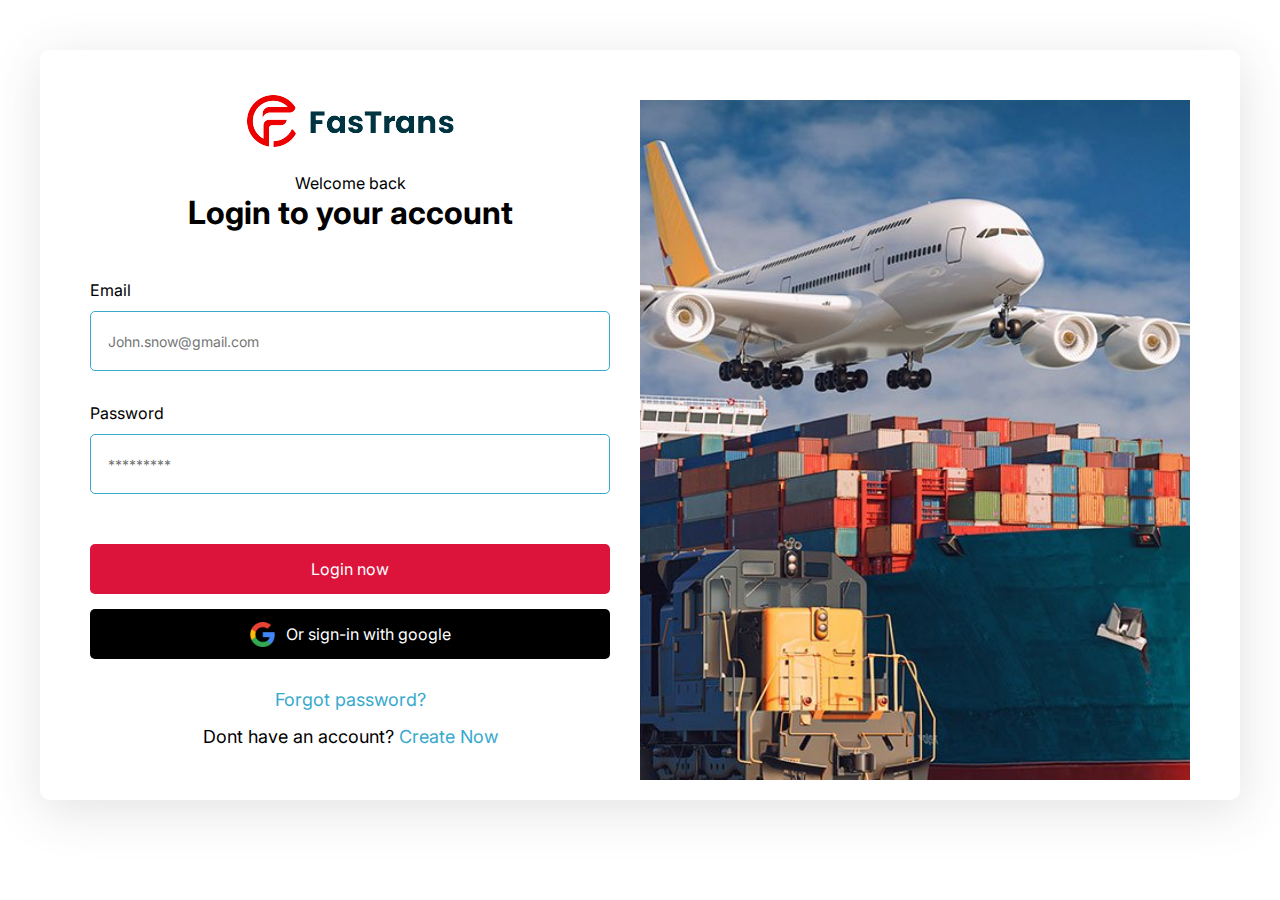
<file: Signin.html>
<!DOCTYPE html>
<html lang="en">
  <head>
    <meta charset="UTF-8" />
    <meta http-equiv="X-UA-Compatible" content="IE=edge" />
    <meta name="viewport" content="width=device-width, initial-scale=1.0" />
    <title>Sign In</title>
    <link rel="stylesheet" href="src/css/signin.css" />
    <link href="https://fonts.googleapis.com/css2?family=Anton&family=Inter:wght@600&display=swap" rel="stylesheet">
  </head>
  <body>
    <div class="container">
          <div class="container_content">
            <div class="main">
      <div class="header">
        <div class="logo">
            <a href="indexx.html"><img src="src/img/signin/logo4.png" alt="" /></a>
          </div>
        <div class="title">
          <p>Welcome back</p>
          <h1>Login to your account</h1>
        </div>
      </div>
      <div class="main-content">
        <form action="#" onsubmit="return validate()">
            <div class="signin">
          <div class="title-signin">
            <label for="">Email</label>
          </div>
         <div class="input-signin">
            <input type="text" id="email" placeholder="John.snow@gmail.com"/>
           <p id="loiemail" style="color: red;"></p>
         </div>
        </div>
        <div class="signin">
            <div class="title-signin">
              <label for="">Password</label>
            </div>
           <div class="input-signin">
              <input type="text" id="pass" placeholder="*********"/>
              <p id="loipass" style="color: red;"></p>
           </div>
           <div class="button-signin">
               <div class="button-t">
                <button type="submit">Login now</button>
               </div>
              <div class="button-d">
                <button> <img src="src/img/signin/gg.png" alt=""> Or sign-in with google</button>
              </div>
           </div>
          </div>
          <div class="Other-signin">
              <p class="Ohter-one">
               <a href="">Forgot password?</a> 
              </p>
              <p class="Other-two">
                Dont have an account? <a href="SignUp.html">Create Now</a> 
              </p>
          </div>
        </form>
      </div>
    </div>
    <div class="img"><img src="src/img/signin/ft4.jpg" alt=""></div>
    </div>
    </div>
    <script src="src/js/signin.js"></script>
  </body>
</html>
</file>
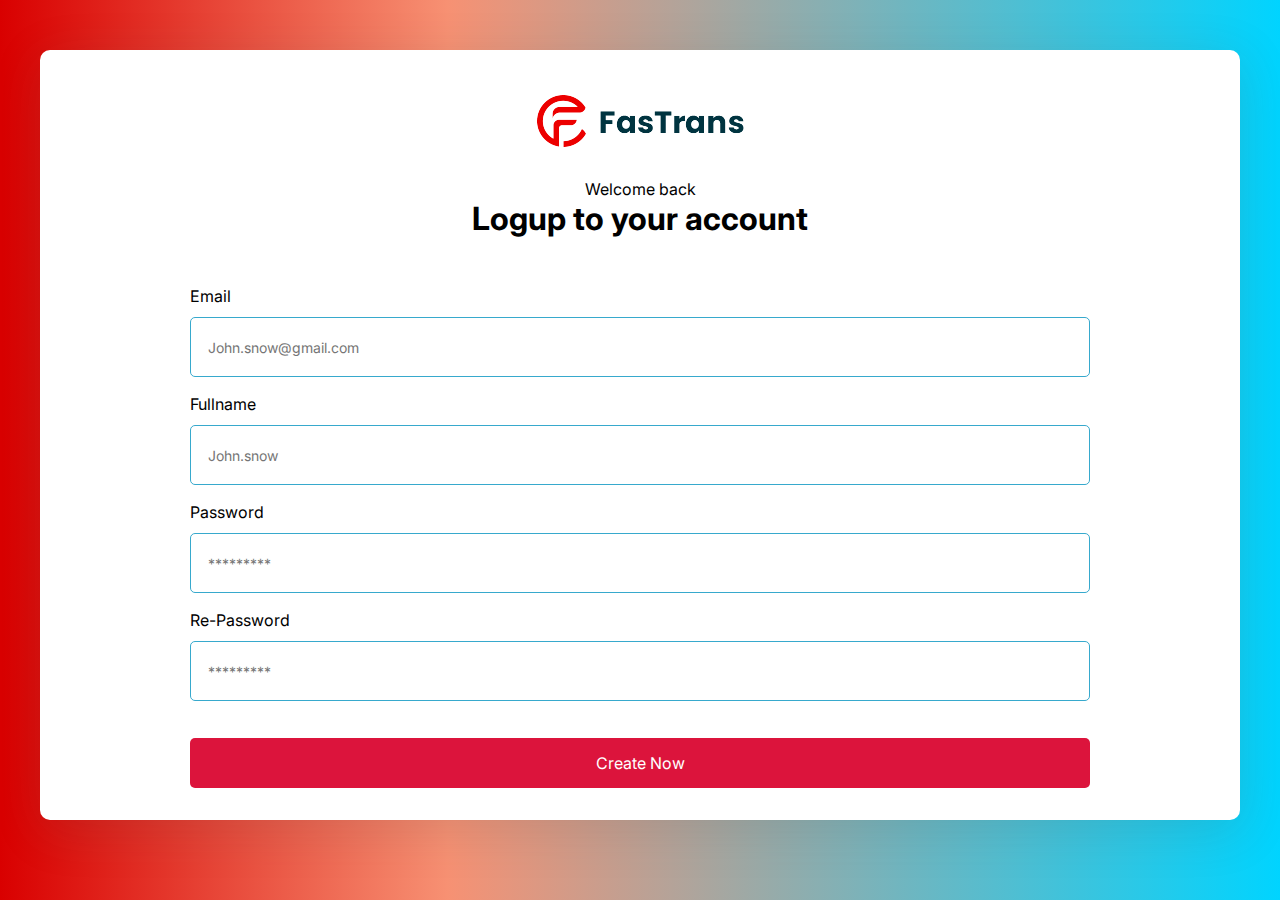
<file: Signup.html>
<!DOCTYPE html>
<html lang="en">
  <head>
    <meta charset="UTF-8" />
    <meta http-equiv="X-UA-Compatible" content="IE=edge" />
    <meta name="viewport" content="width=device-width, initial-scale=1.0" />
    <title>Sign Up</title>
    <link rel="stylesheet" href="src/css/signup.css" />
    <link href="https://fonts.googleapis.com/css2?family=Anton&family=Inter:wght@600&display=swap" rel="stylesheet">
  </head>
  <body>
    <div class="container">
      <div class="header">
        <div class="logo">
          <a href="Signin.html"><img src="src/img/signup/logo4.png" alt="" /></a>
        </div>
        <div class="title">
          <p>Welcome back</p>
          <h1>Logup to your account</h1>
        </div>
      </div>
      <div class="main-content">
        <form action="#" onsubmit="return validate()"> 
        <div class="signin">
            <div class="title-signin">
              <label for="">Email</label>
            </div>
           <div class="input-signin">
              <input type="text" id="email" placeholder="John.snow@gmail.com"/>
              <p id="loiemail" style="color: red;"></p>
            </div>
          </div>
          <div class="signin">
            <div class="title-signin">
              <label for="">Fullname</label>
            </div>
           <div class="input-signin">
              <input type="text" id="fullname" placeholder="John.snow"/>
              <p id="loiname" style="color: red;"></p>
            </div>
          </div>
          <div class="signin">
            <div class="title-signin">
              <label for="">Password</label>
            </div>
           <div class="input-signin">
              <input type="text" id="password" placeholder="*********"/>
              <p id="loimkm" style="color: red;"></p>
            </div>
          </div>
        <div class="signin">
            <div class="title-signin">
              <label for="">Re-Password</label>
            </div>
           <div class="input-signin">
              <input type="text" id="re-Password" placeholder="*********"/>
              <p id="loinmkm" style="color: red;"></p>
            </div>
           <div class="button-signin">
                <button>Create Now</button>
           </div>
          </div>
        </form>
      </div>
    </div>
    <script src="src/js/signup.js"></script>
  </body>
</html>
</file>
<file: src/css/signin.css>
*{
    margin: 0;
    padding: 0;
    box-sizing: border-box;
    font-family: 'Inter', sans-serif;
}
body{
    margin: 0 auto;
    width: 1280px;
    align-items: center;
    justify-content: center;
    display: flex;
}
.container{
    margin-top: 50px;
}
.container_content{
    background-color: rgba(255, 255, 255, 0.816);
    width: 1200px;
    height: 750px;
    padding: 50px;
    border-radius: 10px;
    box-shadow: rgba(68, 68, 68, 0.15) 1.91px 10.833px 50px 0px;
}
 .logo img {
    margin: 45px 0 22px;
}
.logo{
    margin-top: -50px;
    text-align: center;
}
.header{
    text-align: center;
}
form{
    margin: 48px 0 ;
}
.title-signin{
 margin: 12px 0 11px ;
 font-size: 16px;
}
.input-signin input{
    width: 100%;
    height: 60px;
    padding-left: 17px;
    border-radius: 5px;
    font-size: 14px;
    border: 1px solid 
    #37A9CD;
}
.input-signin p{
padding: 10px;
}
.button-signin{
    margin: 30px 0;
}
.button-t button{
    background-color: crimson;
    color: white;
    border: none; 
}
.button-d button{
    background-color: black;
    color: white;
    display: flex;
    justify-content: center;
    align-items: center;
    border: none;
}
.button-d img{
    margin-right: 11px;
    width: 25px;
    height: 25px;
}
.button-signin button{
    margin-bottom: 15px;
    height: 50px;
    border-radius: 5px;
    width: 100%;
    font-size: 16px;
}
.container_content{
    display: grid;
    grid-template-columns: repeat(2,1fr);
    gap: 30px;
    width: 1200px;
    margin: 0 auto;
}
.img {
        width: 550px;
        height: 680px;
        overflow: hidden;
        
}
.img img{
    width: 550px;
    height: 780px;
    transition: .6s;
}
.img:hover img{
    transform: scale(1.3);
    transition: .6s;
}
.Other-signin{
    text-align: center;
    font-size: 18px;
}
.Other-signin a{
text-decoration: none;
color: #37A9CD;
}
.Other-signin .Other-two {
margin: 16px 0 40px;
}
</file>
<file: src/css/signup.css>
*{
    margin: 0;
    padding: 0;
    box-sizing: border-box;
    font-family: 'Inter', sans-serif;
}
body{
    margin: 0 auto;
    width: 1280px;
    align-items: center;
    justify-content: center;
    display: flex;
    background: rgb(217,0,0);
    background: linear-gradient(90deg, rgba(217,0,0,1) 0%, rgba(247,145,115,1) 35%, rgba(0,212,255,1) 100%);
}
.container{
    width: 1200px;
    height: 770px;
    margin: 0 auto;
    margin-top: 50px;
    margin-bottom: 40px;
    border-radius: 10px;
    background-color: white;
    box-shadow: rgba(68, 68, 68, 0.15) 1.91px 10.833px 50px 0px;
}
.main-content{
    width: 900px;
    margin: 0 auto;
}
.logo{
    margin-bottom: -100px;
}
.header img {
    margin: 45px 0 128px;
}
.header{
    text-align: center;
    width: 100%;
}
form{
    margin: 48px 0 ;
}
.title-signin{
 margin: 12px 0 11px ;
 font-size: 16px;
}
.input-signin input{
    width: 100%;
    height: 60px;
    padding-left: 17px;
    border-radius: 5px;
    font-size: 14px;
    border: 1px solid 
    #37A9CD;
    outline: none;
}
.input-signin p{
    padding:5px 10px 0;
}
.button-signin button{
    background-color: crimson;
    border: none;
    color: white;
    margin: 32px 0;
    width: 100%;
    height: 50px;
    border-radius: 5px;
    font-size: 16px;
    transition: .6s;
}
.button-signin button:hover{
    background-color: coral;
    transition: .6s;
}
@media (max-width:769px){
    *{
        box-sizing: border-box;
        margin: 0;
        padding: 0;
    }
    body{
        width: 100%;
        align-items: center;
        display: flex;
        justify-content: center;
    }
    .main-content{
        margin: 20px;
    }
    table input{
        width: 100%;
    }  
}
</file>
